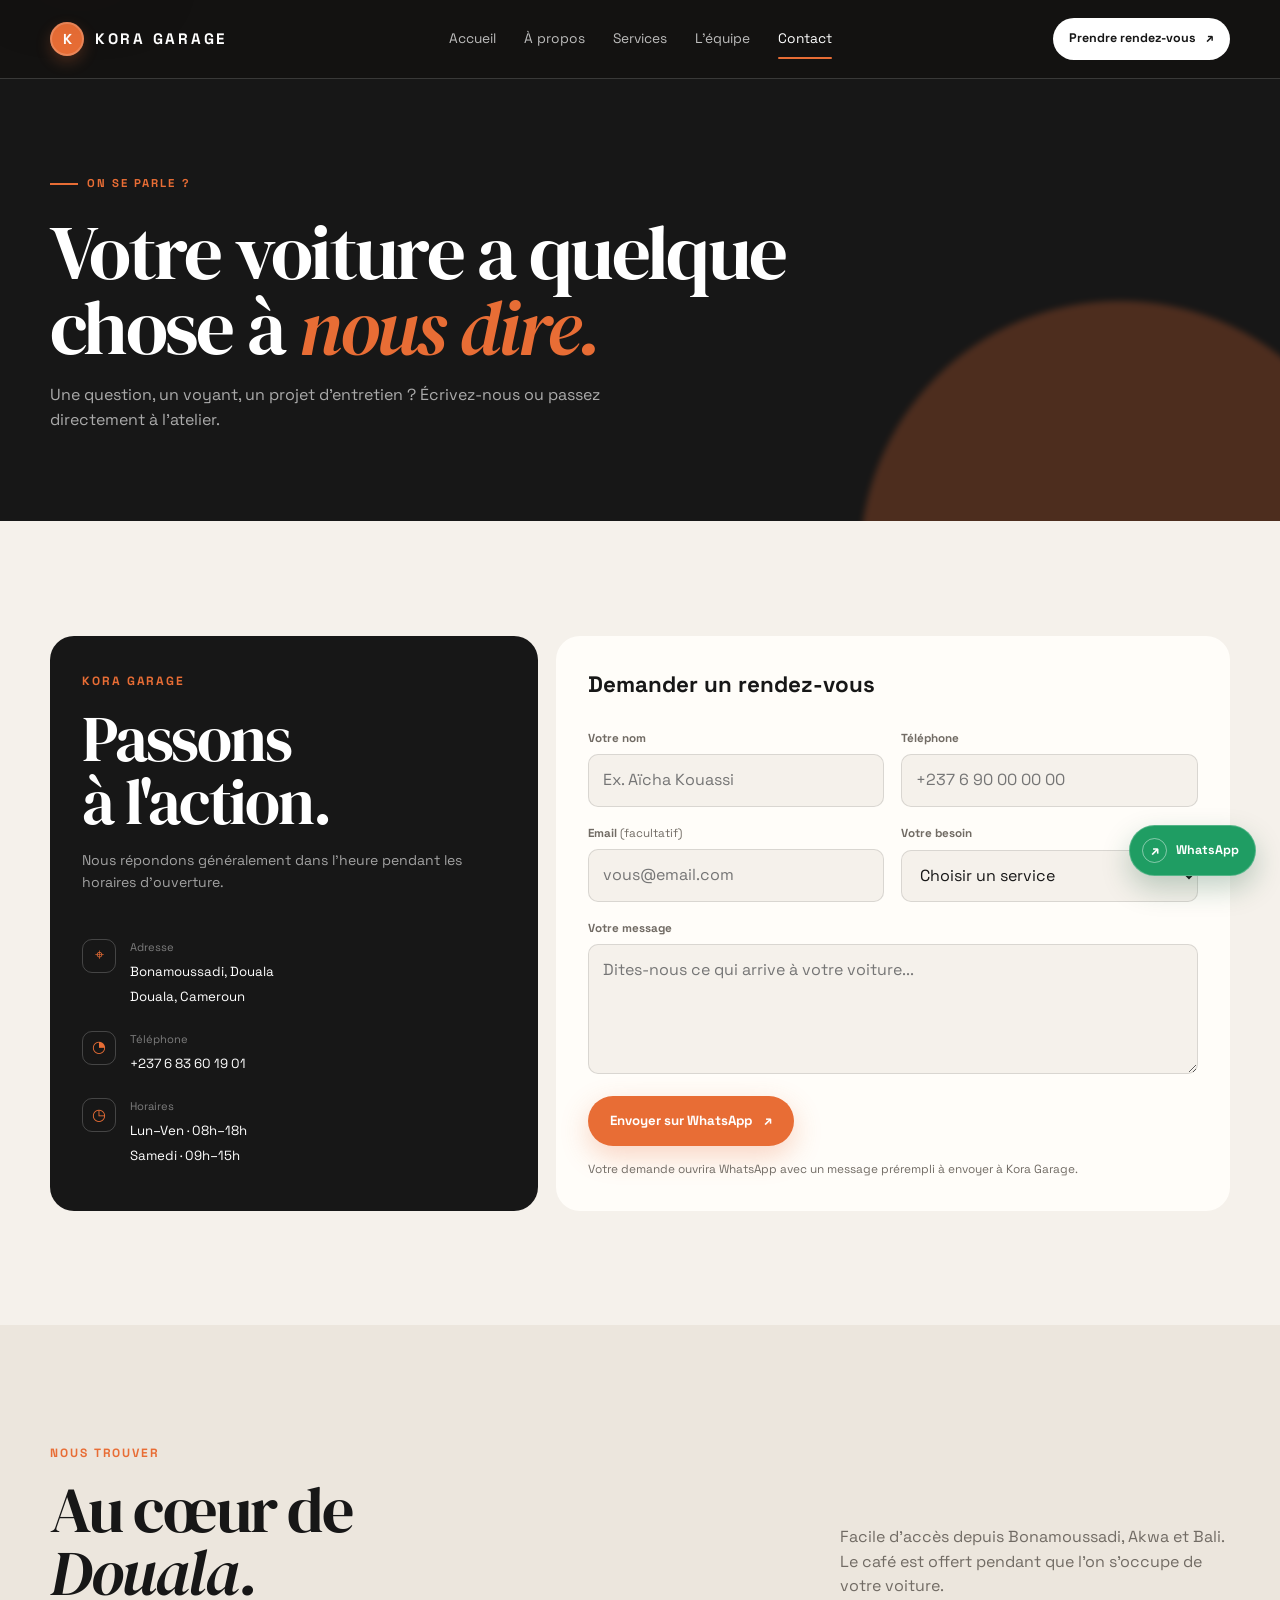
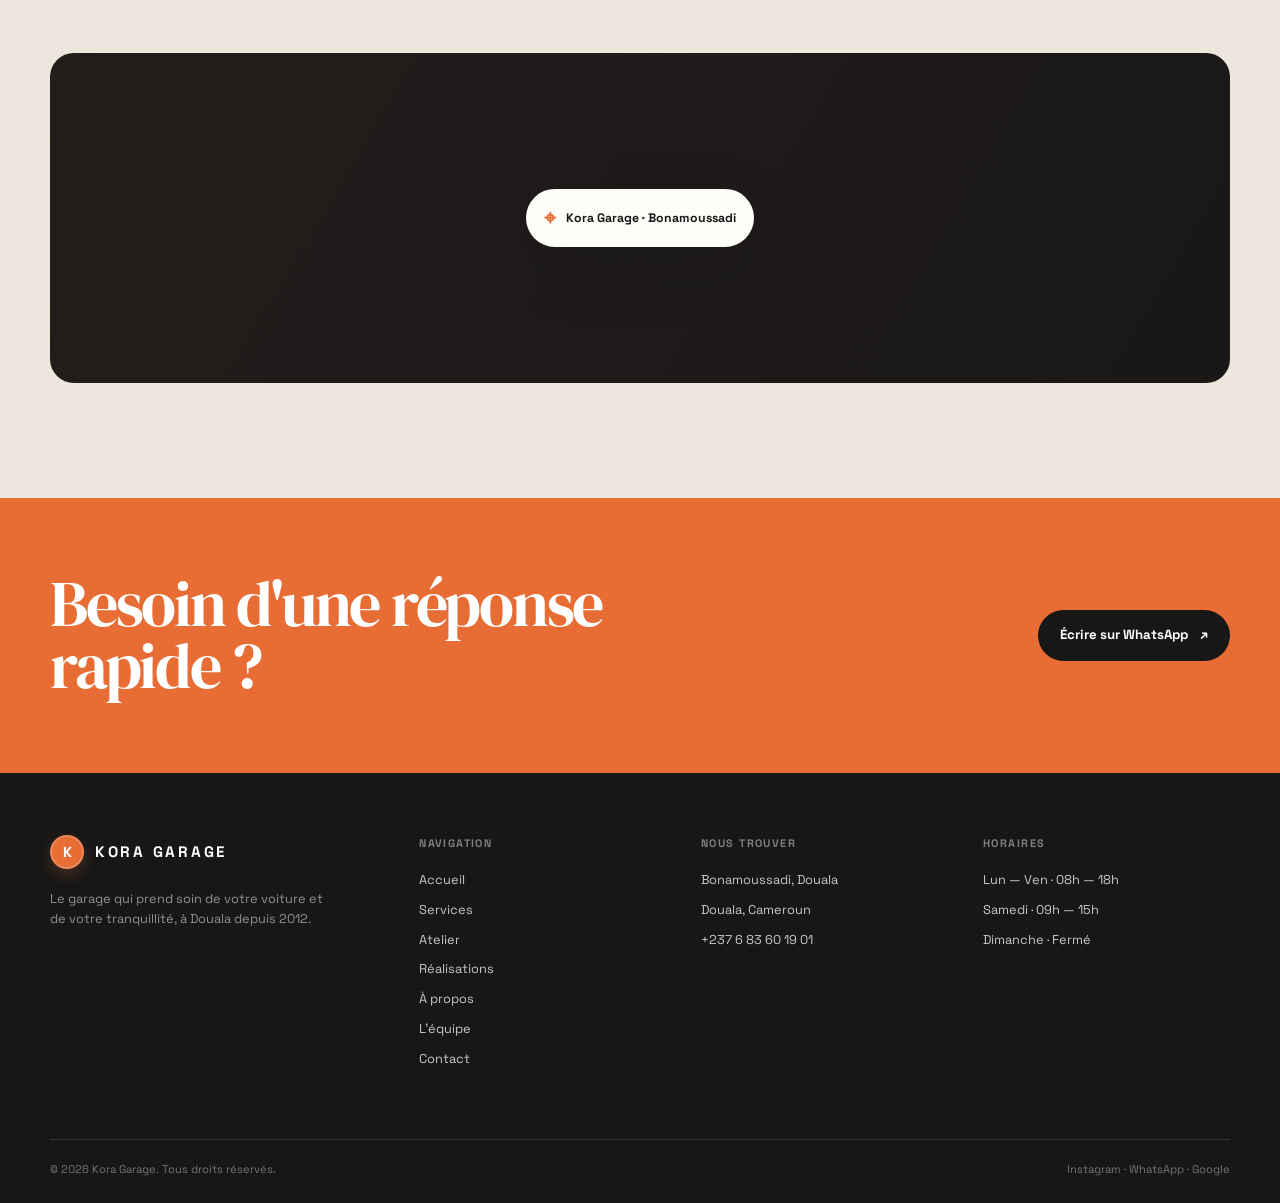
<file: contact.html>
<!doctype html><html lang="fr"><head><meta charset="UTF-8"><meta name="viewport" content="width=device-width, initial-scale=1.0"><meta name="description" content="Contactez Kora Garage à Douala pour un rendez-vous ou un diagnostic."><title>Contact — Kora Garage</title><link rel="icon" href="favicon.svg" type="image/svg+xml"><meta name="theme-color" content="#171717"><link rel="stylesheet" href="styles.css"></head><body data-page="contact">
  <a class="skip-link" href="#main-content">Aller au contenu</a>
  <header class="site-header"><div class="container nav-wrap"><a class="brand" href="index.html"><span class="brand-mark"><span>✦</span></span> KORA GARAGE</a><button type="button" class="menu-toggle" aria-label="Ouvrir le menu" aria-expanded="false" aria-controls="main-navigation">☰</button><nav id="main-navigation" class="nav-links" aria-label="Navigation principale"><a href="index.html" data-page="home">Accueil</a><a href="a-propos.html" data-page="about">À propos</a><a href="services.html" data-page="services">Services</a><a href="equipe.html" data-page="team">L'équipe</a><a href="contact.html" data-page="contact">Contact</a></nav><a href="contact.html" class="nav-cta">Prendre rendez-vous <span>↗</span></a></div></header>
  <main id="main-content"><section class="page-hero"><div class="container"><span class="eyebrow">On se parle ?</span><h1>Votre voiture a quelque chose à <span class="accent">nous dire.</span></h1><p>Une question, un voyant, un projet d'entretien ? Écrivez-nous ou passez directement à l'atelier.</p></div></section>
  <section class="section"><div class="container contact-layout"><aside class="contact-info reveal"><span class="kicker">Kora Garage</span><h2>Passons<br>à l'action.</h2><p>Nous répondons généralement dans l'heure pendant les horaires d'ouverture.</p><div class="contact-items"><div class="contact-item"><div class="contact-item-icon" aria-hidden="true">⌖</div><div><small>Adresse</small><span>Bonamoussadi, Douala<br>Douala, Cameroun</span></div></div><div class="contact-item"><div class="contact-item-icon" aria-hidden="true">◔</div><div><small>Téléphone</small><a href="tel:+237683601901">+237 6 83 60 19 01</a></div></div><div class="contact-item"><div class="contact-item-icon" aria-hidden="true">◷</div><div><small>Horaires</small><span>Lun–Ven · 08h–18h<br>Samedi · 09h–15h</span></div></div></div></aside><div class="contact-form reveal"><h3>Demander un rendez-vous</h3><form id="contact-form" aria-describedby="form-note"><div class="form-grid"><div class="field"><label for="name">Votre nom</label><input id="name" name="name" type="text" autocomplete="name" placeholder="Ex. Aïcha Kouassi" required></div><div class="field"><label for="phone">Téléphone</label><input id="phone" name="phone" type="tel" inputmode="tel" autocomplete="tel" placeholder="+237 6 90 00 00 00" required></div><div class="field"><label for="email">Email <span style="font-weight:400">(facultatif)</span></label><input id="email" name="email" type="email" autocomplete="email" placeholder="vous@email.com"></div><div class="field"><label for="service">Votre besoin</label><select id="service" name="service"><option value="" disabled selected>Choisir un service</option><option>Entretien & révision</option><option>Diagnostic électronique</option><option>Freinage & pneus</option><option>Climatisation</option><option>Autre</option></select></div><div class="field full"><label for="message">Votre message</label><textarea id="message" name="message" placeholder="Dites-nous ce qui arrive à votre voiture..."></textarea></div></div><button class="btn btn-primary" type="submit">Envoyer sur WhatsApp <span>↗</span></button><p class="form-note" id="form-note">Votre demande ouvrira WhatsApp avec un message prérempli à envoyer à Kora Garage.</p><p class="form-success" role="status" aria-live="polite">WhatsApp s'ouvre avec votre message. Il ne reste plus qu'à l'envoyer.</p></form></div></div></section>
  <section class="section section-cream"><div class="container"><div class="section-head reveal"><div><span class="kicker">Nous trouver</span><h2>Au cœur de<br><em>Douala.</em></h2></div><p>Facile d'accès depuis Bonamoussadi, Akwa et Bali. Le café est offert pendant que l'on s'occupe de votre voiture.</p></div><div class="map-box reveal"><span class="map-label">Kora Garage · Bonamoussadi</span></div></div></section><section class="cta-band"><div class="container"><h2>Besoin d'une réponse rapide ?</h2><a class="btn" href="https://wa.me/237683601901">Écrire sur WhatsApp <span>↗</span></a></div></section></main>
  <footer class="site-footer"><div class="container"><div class="footer-top"><div class="footer-brand"><a class="brand" href="index.html"><span class="brand-mark"><span>✦</span></span> KORA GARAGE</a><p>Le garage qui prend soin de votre voiture et de votre tranquillité, à Douala depuis 2012.</p></div><div class="footer-col"><h4>Navigation</h4><a href="index.html">Accueil</a><a href="services.html">Services</a><a href="atelier.html">Atelier</a><a href="realisations.html">Réalisations</a><a href="a-propos.html">À propos</a><a href="equipe.html">L'équipe</a><a href="contact.html">Contact</a></div><div class="footer-col"><h4>Nous trouver</h4><span>Bonamoussadi, Douala</span><span>Douala, Cameroun</span><a href="tel:+237683601901">+237 6 83 60 19 01</a></div><div class="footer-col"><h4>Horaires</h4><span>Lun — Ven · 08h — 18h</span><span>Samedi · 09h — 15h</span><span>Dimanche · Fermé</span></div></div><div class="footer-bottom"><span>© <span data-year></span> Kora Garage. Tous droits réservés.</span><span>Instagram · WhatsApp · Google</span></div></div></footer><script src="script.js"></script></body></html>
</file>
<file: styles.css>
@import url('https://fonts.googleapis.com/css2?family=DM+Serif+Display:ital@0;1&family=Space+Grotesk:wght@400;500;600;700&display=swap');

:root {
  --ink: #171717;
  --ink-2: #23201f;
  --muted: #716b64;
  --paper: #f5f1eb;
  --paper-2: #ece6dd;
  --white: #fffdf9;
  --orange: #e86d35;
  --orange-dark: #be4d20;
  --gold: #e2b35d;
  --line: rgba(23, 23, 23, .12);
  --shadow: 0 22px 65px rgba(27, 19, 13, .13);
  --radius: 24px;
}

* { box-sizing: border-box; }
html { scroll-behavior: smooth; scroll-padding-top: 95px; }
body {
  margin: 0;
  background: var(--paper);
  color: var(--ink);
  font-family: 'Space Grotesk', sans-serif;
  line-height: 1.55;
  overflow-x: hidden;
}
a { color: inherit; text-decoration: none; }
img { display: block; max-width: 100%; }
button, input, textarea, select { font: inherit; }
.skip-link { position: fixed; top: 14px; left: 14px; z-index: 40; transform: translateY(-180%); padding: 11px 15px; border-radius: 10px; background: var(--orange); color: #fff; font-size: .82rem; font-weight: 700; box-shadow: var(--shadow); transition: transform .2s ease; }
.skip-link:focus { transform: translateY(0); }
:where(a, button, input, textarea, select):focus-visible { outline: 3px solid var(--orange); outline-offset: 3px; }
.container { width: min(1180px, calc(100% - 48px)); margin: 0 auto; }

.site-header {
  position: fixed; z-index: 20; top: 0; left: 0; width: 100%;
  border-bottom: 1px solid rgba(255,255,255,.16);
  background: rgba(20, 18, 17, .84); backdrop-filter: blur(18px);
  color: #fff; transition: .3s ease;
}
.site-header.scrolled { background: rgba(20,18,17,.97); box-shadow: 0 12px 32px rgba(0,0,0,.16); }
.nav-wrap { min-height: 78px; display: flex; align-items: center; justify-content: space-between; gap: 28px; }
.brand { display: inline-flex; align-items: center; gap: 11px; font-size: .95rem; font-weight: 700; letter-spacing: .18em; white-space: nowrap; }
.brand-mark { display: grid; place-items: center; width: 34px; height: 34px; background: var(--orange); border-radius: 50%; font-size: 1.1rem; box-shadow: inset 0 0 0 2px rgba(255,255,255,.18), 0 6px 15px rgba(232,109,53,.24); }
.brand-mark .logo-k { transform: none; color: #fff; font-size: .9rem; font-weight: 700; letter-spacing: -.08em; }
.nav-links { display: flex; align-items: center; gap: 28px; font-size: .86rem; color: rgba(255,255,255,.72); }
.nav-links a { position: relative; padding: 27px 0; transition: color .25s ease; }
.nav-links a:hover, .nav-links a.active { color: #fff; }
.nav-links a.active::after { content: ''; position: absolute; bottom: 18px; left: 0; width: 100%; height: 2px; border-radius: 9px; background: var(--orange); }
.nav-cta { display: inline-flex; align-items: center; gap: 10px; padding: 11px 16px; border-radius: 99px; background: #fff; color: var(--ink); font-size: .78rem; font-weight: 700; }
.nav-cta:hover { background: var(--orange); color: #fff; }
.menu-toggle { display: none; border: 0; background: transparent; color: #fff; font-size: 1.5rem; }
.floating-contact { position: fixed; right: 24px; bottom: 24px; z-index: 16; display: inline-flex; align-items: center; gap: 9px; padding: 12px 16px 12px 12px; border: 1px solid rgba(255,255,255,.24); border-radius: 999px; background: #1f9d63; color: #fff; font-size: .78rem; font-weight: 700; box-shadow: 0 12px 28px rgba(17, 83, 53, .25); transition: transform .25s ease, background .25s ease; }
.floating-contact:hover { background: #168052; color: #fff; transform: translateY(-3px); }
.floating-contact-icon { display: grid; place-items: center; width: 25px; height: 25px; border: 1px solid rgba(255,255,255,.45); border-radius: 50%; font-size: .85rem; }

.hero { position: relative; background: var(--ink); color: #fff; overflow: hidden; }
.hero-home { min-height: max(720px, 100svh); display: flex; align-items: center; padding: 128px 0 108px; }
.hero-home::before { content: ''; position: absolute; inset: 0; z-index: 1; background: radial-gradient(circle at 78% 30%, rgba(232,109,53,.18), transparent 35%), linear-gradient(90deg, rgba(23,21,21,.72) 0%, rgba(23,21,21,.38) 44%, rgba(23,21,21,.08) 100%); pointer-events: none; }
.hero-home::after { display: none; }
.hero-home .container, .page-hero .container { position: relative; z-index: 2; }
.hero-home .container { display: grid; grid-template-columns: 1fr; align-items: end; gap: 70px; }
.hero-slides { position: absolute; inset: 0; z-index: 0; overflow: hidden; background: #151313 url('https://cdn.prod.website-files.com/6100488168b3515f68d87480/613622e7b8e40cef79d69a23_GAP-9.jpeg') center / cover no-repeat; }
.hero-slide { position: absolute; inset: 0; background: var(--hero-image) center / cover no-repeat; opacity: 0; transform: scale(1.045); transition: opacity 1.25s ease, transform 7s ease; filter: saturate(1.02) brightness(.9); will-change: opacity, transform; }
.hero-slide.is-active { opacity: 1; transform: scale(1); }
.hero-slider-controls { position: absolute; z-index: 3; right: max(24px, calc((100% - 1180px) / 2)); bottom: 36px; display: flex; align-items: center; gap: 14px; }
.hero-slider-arrow { display: grid; place-items: center; width: 36px; height: 36px; border: 1px solid rgba(255,255,255,.32); border-radius: 50%; background: rgba(23,21,21,.3); color: #fff; cursor: pointer; transition: background .25s ease, border .25s ease, transform .25s ease; }
.hero-slider-arrow:hover { border-color: var(--orange); background: var(--orange); transform: translateY(-2px); }
.hero-slider-dots { display: flex; align-items: center; gap: 7px; }
.hero-dot { width: 7px; height: 7px; padding: 0; border: 0; border-radius: 50%; background: rgba(255,255,255,.42); cursor: pointer; transition: width .3s ease, border-radius .3s ease, background .3s ease; }
.hero-dot.is-active { width: 26px; border-radius: 99px; background: var(--orange); }
.eyebrow { display: inline-flex; align-items: center; gap: 9px; color: var(--orange); font-size: .71rem; text-transform: uppercase; letter-spacing: .18em; font-weight: 700; }
.eyebrow::before { content: ''; width: 28px; height: 2px; background: currentColor; }
h1, h2, h3, p { margin-top: 0; }
h1, h2, .display { font-family: 'DM Serif Display', serif; font-weight: 400; line-height: .98; letter-spacing: -.035em; }
.hero h1 { max-width: 720px; margin: 23px 0 28px; font-size: clamp(3.8rem, 7vw, 7.3rem); }
.accent { color: var(--orange); font-style: italic; }
.hero-copy { max-width: 540px; color: rgba(255,255,255,.7); font-size: 1.05rem; }
.hero-actions { display: flex; flex-wrap: wrap; align-items: center; gap: 15px; margin-top: 35px; }
.btn { display: inline-flex; justify-content: center; align-items: center; gap: 12px; border: 1px solid transparent; padding: 14px 21px; border-radius: 999px; font-size: .83rem; font-weight: 700; cursor: pointer; transition: transform .25s ease, background .25s ease, border .25s ease; }
.btn:hover { transform: translateY(-3px); }
.btn-primary { background: var(--orange); color: #fff; box-shadow: 0 10px 28px rgba(232,109,53,.28); }
.btn-primary:hover { background: #f08049; }
.btn-light { background: rgba(255,255,255,.08); color: #fff; border-color: rgba(255,255,255,.26); }
.btn-light:hover { background: rgba(255,255,255,.16); }
.btn-dark { background: var(--ink); color: #fff; }
.btn-outline { border-color: var(--line); background: transparent; }
.btn-outline:hover { border-color: var(--ink); }
.hero-note { align-self: center; justify-self: end; width: min(100%, 320px); padding: 19px; border: 1px solid rgba(255,255,255,.25); border-radius: 18px; background: rgba(23,21,21,.35); backdrop-filter: blur(8px); animation: float 5s ease-in-out infinite; }
.hero-note-top { display: flex; justify-content: space-between; align-items: center; margin-bottom: 24px; font-size: .72rem; color: rgba(255,255,255,.65); }
.rating { color: var(--gold); letter-spacing: .12em; }
.hero-note strong { display: block; font-size: 1.15rem; }
.hero-note p { margin: 8px 0 0; color: rgba(255,255,255,.62); font-size: .78rem; }
.scroll-cue { position: absolute; bottom: 39px; left: 50%; z-index: 2; color: rgba(255,255,255,.56); font-size: .67rem; letter-spacing: .16em; text-transform: uppercase; writing-mode: vertical-rl; }

.page-hero { padding: 168px 0 88px; background: var(--ink); color: #fff; position: relative; overflow: hidden; }
.page-hero::after { content: ''; position: absolute; width: 520px; height: 520px; right: -100px; bottom: -300px; border-radius: 50%; background: var(--orange); opacity: .26; filter: blur(3px); }
.page-hero h1 { margin: 22px 0 18px; max-width: 760px; font-size: clamp(3.2rem, 6vw, 6.4rem); }
.page-hero p { max-width: 610px; margin-bottom: 0; color: rgba(255,255,255,.64); font-size: 1rem; }

.section { padding: 115px 0; }
.section-tight { padding: 75px 0; }
.section-dark { background: var(--ink); color: #fff; }
.section-cream { background: var(--paper-2); }
.section-head { display: flex; justify-content: space-between; align-items: end; gap: 35px; margin-bottom: 48px; }
.section-head h2 { max-width: 630px; margin: 14px 0 0; font-size: clamp(2.8rem, 5vw, 4.8rem); }
.section-head p { max-width: 390px; color: var(--muted); margin-bottom: 5px; }
.section-dark .section-head p { color: rgba(255,255,255,.58); }
.kicker { color: var(--orange); font-weight: 700; font-size: .75rem; letter-spacing: .16em; text-transform: uppercase; }

.stats-row { display: grid; grid-template-columns: repeat(4, 1fr); border-top: 1px solid var(--line); border-bottom: 1px solid var(--line); }
.stat { padding: 25px 18px 24px 0; border-right: 1px solid var(--line); }
.stat:not(:first-child) { padding-left: 28px; }
.stat:last-child { border-right: 0; }
.stat strong { display: block; font-family: 'DM Serif Display', serif; font-size: 3.25rem; font-weight: 400; line-height: 1; }
.stat span { color: var(--muted); font-size: .77rem; }
.section-dark .stat span { color: rgba(255,255,255,.55); }

.service-grid { display: grid; grid-template-columns: repeat(3, 1fr); gap: 15px; }
.service-card { min-height: 270px; display: flex; flex-direction: column; justify-content: space-between; padding: 27px; border-radius: var(--radius); background: #fffdf9; border: 1px solid rgba(23,23,23,.08); transition: transform .35s ease, box-shadow .35s ease, background .35s ease, border-color .35s ease; }
.service-card:hover { transform: translateY(-8px); background: var(--ink); color: #fff; box-shadow: var(--shadow); }
.service-card:hover p, .service-card:hover .service-index { color: rgba(255,255,255,.55); }
.service-index { color: var(--orange); font-size: .73rem; font-weight: 700; }
.service-icon { display: grid; place-items: center; width: 58px; height: 58px; margin-top: 22px; border: 1px solid rgba(232,109,53,.24); border-radius: 18px; color: var(--orange); background: rgba(232,109,53,.07); transition: transform .45s cubic-bezier(.2,.8,.2,1), color .35s ease, background .35s ease, border-color .35s ease; }
.service-icon svg { width: 31px; height: 31px; fill: none; stroke: currentColor; stroke-linecap: round; stroke-linejoin: round; stroke-width: 1.7; }
.service-card:hover .service-icon { transform: rotate(-8deg) scale(1.08); color: #fff; border-color: rgba(255,255,255,.28); background: rgba(232,109,53,.2); }
.service-card.is-visible .service-icon { animation: service-icon-in .65s .18s cubic-bezier(.2,.8,.2,1) both; }
.service-card h3 { margin: 26px 0 9px; font-size: 1.35rem; }
.service-card p { color: var(--muted); font-size: .85rem; max-width: 280px; margin: 0; transition: color .35s ease; }
.service-link { align-self: flex-start; margin-top: 24px; font-size: .76rem; font-weight: 700; }
.service-grid--legacy { display: none; }
.service-grid--visual .service-card { min-height: 405px; padding: 0; overflow: hidden; }
.service-card-media { position: relative; height: 185px; overflow: hidden; background: #e7dfd4; }
.service-card-media::after { content: ''; position: absolute; inset: 0; background: linear-gradient(180deg, rgba(23,21,21,.02), rgba(23,21,21,.2)); pointer-events: none; transition: background .35s ease; }
.service-card-media img { display: block; width: 100%; height: 100%; object-fit: cover; transition: transform .65s cubic-bezier(.2,.8,.2,1); }
.service-card-content { flex: 1; padding: 22px 25px 0; }
.service-grid--visual .service-card h3 { margin: 13px 0 9px; }
.service-grid--visual .service-card p { max-width: none; }
.service-grid--visual .service-link { margin: 20px 25px 24px; }
.service-grid--visual .service-card:nth-child(-n+4) .service-index { display: none; }
.service-grid--visual .service-card:hover .service-card-media img { transform: scale(1.07); }
.service-grid--visual .service-card:hover .service-card-media::after { background: linear-gradient(180deg, rgba(23,21,21,.08), rgba(23,21,21,.36)); }

.split { display: grid; grid-template-columns: minmax(0, .93fr) minmax(0, 1.07fr); align-items: center; gap: clamp(45px, 8vw, 110px); }
.split.reverse { grid-template-columns: minmax(0, 1.07fr) minmax(0, .93fr); }
.split-image { position: relative; }
.split-image > img { width: 100%; height: 570px; object-fit: cover; border-radius: 24px; }
.split-image .image-tag { position: absolute; bottom: 24px; right: -17px; padding: 17px 18px; border-radius: 14px; background: var(--orange); color: #fff; box-shadow: 0 10px 25px rgba(190,77,32,.28); font-size: .75rem; font-weight: 700; }
.split-copy h2 { max-width: 580px; margin: 15px 0 21px; font-size: clamp(2.9rem, 5vw, 5rem); }
.split-copy > p { max-width: 520px; color: var(--muted); }
.check-list { display: grid; gap: 15px; margin: 28px 0 0; padding: 0; list-style: none; }
.check-list li { display: flex; align-items: center; gap: 13px; font-size: .88rem; font-weight: 600; }
.check-list li::before { content: '✓'; display: grid; place-items: center; width: 22px; height: 22px; border-radius: 50%; background: rgba(232,109,53,.15); color: var(--orange); font-size: .75rem; }

.process-grid { display: grid; grid-template-columns: repeat(4, 1fr); gap: 0; border-top: 1px solid rgba(255,255,255,.17); }
.process-step { padding: 29px 25px 25px 0; border-right: 1px solid rgba(255,255,255,.17); }
.process-step:not(:first-child) { padding-left: 25px; }
.process-step:last-child { border-right: 0; }
.process-no { color: var(--orange); font-size: .72rem; font-weight: 700; letter-spacing: .12em; }
.process-step h3 { margin: 35px 0 9px; font-size: 1.12rem; }
.process-step p { margin: 0; color: rgba(255,255,255,.57); font-size: .83rem; }

.quote-grid { display: grid; grid-template-columns: 1.1fr .9fr; gap: 16px; }
.quote-card { min-height: 340px; padding: 36px; background: var(--orange); color: #fff; border-radius: var(--radius); display: flex; flex-direction: column; justify-content: space-between; }
.quote-card blockquote { margin: 0; max-width: 700px; font-family: 'DM Serif Display', serif; font-size: clamp(2rem, 4vw, 3.2rem); line-height: 1.05; }
.quote-card footer { display: flex; align-items: center; gap: 12px; font-size: .78rem; }
.avatar { width: 39px; height: 39px; border-radius: 50%; object-fit: cover; }
.quote-side { padding: 34px; background: var(--ink); color: #fff; border-radius: var(--radius); display: flex; flex-direction: column; justify-content: space-between; }
.quote-side p { color: rgba(255,255,255,.6); font-size: .87rem; }
.quote-side h3 { margin: 0; font-family: 'DM Serif Display', serif; font-weight: 400; font-size: 2.2rem; line-height: 1; }
.testimonials-layout { display: grid; grid-template-columns: 1.1fr .9fr; gap: 16px; }
.testimonial-slider { min-width: 0; }
.testimonial-viewport { position: relative; min-height: 350px; overflow: hidden; border-radius: var(--radius); background: var(--orange); color: #fff; }
.testimonial-slide { position: absolute; inset: 0; display: flex; flex-direction: column; justify-content: space-between; padding: 36px; opacity: 0; transform: translateX(22px); pointer-events: none; transition: opacity .55s ease, transform .55s ease; }
.testimonial-slide.is-active { opacity: 1; transform: translateX(0); pointer-events: auto; }
.testimonial-slide blockquote { margin: 0; max-width: 700px; font-family: 'DM Serif Display', serif; font-size: clamp(2rem, 4vw, 3.2rem); line-height: 1.05; }
.testimonial-slide footer { display: flex; align-items: center; gap: 12px; font-size: .78rem; }
.testimonial-slide footer span { display: grid; gap: 3px; }
.testimonial-slide footer strong { font-size: .82rem; }
.testimonial-slide footer small { color: rgba(255,255,255,.72); font-size: .75rem; }
.testimonial-controls { display: flex; align-items: center; justify-content: space-between; gap: 15px; margin-top: 17px; }
.testimonial-arrow { display: grid; place-items: center; width: 36px; height: 36px; border: 1px solid rgba(23,23,23,.18); border-radius: 50%; background: transparent; color: var(--ink); cursor: pointer; transition: background .25s ease, color .25s ease, transform .25s ease; }
.testimonial-arrow:hover { background: var(--ink); color: #fff; transform: translateY(-2px); }
.testimonial-dots { display: flex; align-items: center; gap: 7px; }
.testimonial-dot { width: 7px; height: 7px; padding: 0; border: 0; border-radius: 50%; background: rgba(23,23,23,.25); cursor: pointer; transition: width .3s ease, border-radius .3s ease, background .3s ease; }
.testimonial-dot.is-active { width: 26px; border-radius: 99px; background: var(--orange); }
.review-panel { display: flex; flex-direction: column; justify-content: space-between; gap: 25px; padding: 34px; border-radius: var(--radius); background: var(--ink); color: #fff; }
.review-panel > div { display: grid; gap: 13px; }
.review-panel > div .rating { color: var(--orange); letter-spacing: .12em; }
.review-panel > div strong { font-family: 'DM Serif Display', serif; font-size: 2.3rem; font-weight: 400; }
.review-panel > div p { max-width: 240px; color: rgba(255,255,255,.62); font-size: .87rem; }
.review-panel > .btn { align-self: flex-start; }
.review-form { display: grid; gap: 13px; }
.review-form label { display: grid; gap: 7px; color: rgba(255,255,255,.72); font-size: .74rem; font-weight: 700; }
.review-form input, .review-form select, .review-form textarea { width: 100%; border: 1px solid rgba(255,255,255,.2); border-radius: 10px; background: rgba(255,255,255,.08); color: #fff; padding: 11px 12px; font: inherit; font-size: .82rem; outline: none; }
.review-form select option { color: var(--ink); }
.review-form textarea { resize: vertical; min-height: 86px; }
.review-form input:focus, .review-form select:focus, .review-form textarea:focus { border-color: var(--orange); box-shadow: 0 0 0 3px rgba(232,109,53,.18); }
.review-form .btn { justify-self: start; margin-top: 4px; }
.review-success { margin: 0; color: #8cdda9; font-size: .76rem; line-height: 1.4; }
[hidden] { display: none !important; }

.gallery-grid { display: grid; grid-template-columns: 1.1fr .9fr .9fr; grid-template-rows: 260px 260px; gap: 14px; }
.gallery-grid img { width: 100%; height: 100%; object-fit: cover; border-radius: 19px; filter: saturate(.78); transition: filter .3s ease, transform .3s ease; }
.gallery-grid img:hover { filter: saturate(1.1); transform: scale(1.02); }
.gallery-grid img:first-child { grid-row: span 2; }

.team-grid { display: grid; grid-template-columns: repeat(3, 1fr); gap: 15px; }
.team-card { background: #fffdf9; border-radius: var(--radius); overflow: hidden; }
.team-card img { width: 100%; height: 355px; object-fit: cover; filter: saturate(.86); }
.team-meta { padding: 22px 23px 24px; }
.team-meta h3 { margin: 0 0 3px; font-size: 1.16rem; }
.team-meta p { margin: 0; color: var(--muted); font-size: .78rem; }
.team-social { display: flex; gap: 10px; margin-top: 18px; color: var(--orange); font-size: .78rem; font-weight: 700; }

.values-grid { display: grid; grid-template-columns: repeat(3, 1fr); gap: 15px; }
.value-card { padding: 30px; border: 1px solid var(--line); border-radius: var(--radius); }
.value-card strong { display: block; color: var(--orange); font-size: 2rem; margin-bottom: 32px; }
.value-card h3 { margin-bottom: 8px; font-size: 1.13rem; }
.value-card p { margin: 0; color: var(--muted); font-size: .84rem; }

.timeline { position: relative; display: grid; gap: 28px; max-width: 780px; margin: 20px auto 0; }
.timeline::before { content: ''; position: absolute; left: 56px; top: 13px; bottom: 13px; width: 1px; background: var(--line); }
.timeline-item { position: relative; display: grid; grid-template-columns: 112px 1fr; gap: 25px; }
.timeline-year { color: var(--orange); font-weight: 700; font-size: .88rem; }
.timeline-item h3 { margin: 0 0 6px; font-size: 1.1rem; }
.timeline-item p { margin: 0; color: var(--muted); font-size: .85rem; }

.contact-layout { display: grid; grid-template-columns: .84fr 1.16fr; gap: 18px; align-items: stretch; }
.contact-info { padding: 32px; border-radius: var(--radius); background: var(--ink); color: #fff; }
.contact-info h2 { margin: 15px 0 17px; font-size: clamp(2.8rem, 5vw, 4.5rem); }
.contact-info > p { color: rgba(255,255,255,.6); font-size: .88rem; }
.contact-items { display: grid; gap: 22px; margin-top: 45px; }
.contact-item { display: flex; gap: 14px; align-items: flex-start; }
.contact-item-icon { width: 34px; height: 34px; display: grid; place-items: center; flex: 0 0 auto; border: 1px solid rgba(255,255,255,.2); border-radius: 10px; color: var(--orange); }
.contact-item small { display: block; color: rgba(255,255,255,.44); margin-bottom: 3px; font-size: .7rem; }
.contact-item span, .contact-item a { font-size: .83rem; }
.contact-item a:hover { color: var(--orange); }
.contact-form { padding: 32px; background: #fffdf9; border-radius: var(--radius); }
.contact-form h3 { margin: 0 0 26px; font-size: 1.4rem; }
.contact-form > form > .btn { margin-top: 22px; }
.form-grid { display: grid; grid-template-columns: repeat(2, 1fr); gap: 17px; }
.field { display: grid; gap: 7px; }
.field.full { grid-column: 1 / -1; }
.field label { color: var(--muted); font-size: .73rem; font-weight: 700; }
.field input, .field textarea, .field select { width: 100%; border: 1px solid var(--line); border-radius: 10px; background: var(--paper); padding: 13px 14px; color: var(--ink); outline: 0; }
.field input:focus, .field textarea:focus, .field select:focus { border-color: var(--orange); box-shadow: 0 0 0 3px rgba(232,109,53,.12); }
.field textarea { resize: vertical; min-height: 130px; }
.form-note { margin: 14px 0 0; color: var(--muted); font-size: .74rem; }
.form-success { display: none; margin-top: 16px; color: #388a5d; font-size: .8rem; font-weight: 600; }
.form-success.show { display: block; }
.map-box { min-height: 330px; position: relative; overflow: hidden; border-radius: var(--radius); background: #292522; background-image: linear-gradient(120deg, rgba(23,21,21,.42), rgba(23,21,21,.86)), url('https://cdn.prod.website-files.com/6100488168b3515f68d87480/613622e7b8e40cef79d69a23_GAP-9.jpeg'); background-size: cover; background-position: center; }
.map-label { position: absolute; left: 50%; top: 50%; transform: translate(-50%, -50%); display: inline-flex; align-items: center; gap: 10px; padding: 13px 18px; border-radius: 99px; background: #fffdf9; color: var(--ink); font-size: .77rem; font-weight: 700; box-shadow: var(--shadow); }
.map-label::before { content: '⌖'; color: var(--orange); font-size: 1.3rem; }

.faq-list { max-width: 790px; margin: auto; }
.faq-item { border-top: 1px solid var(--line); }
.faq-item:last-child { border-bottom: 1px solid var(--line); }
.faq-question { display: flex; justify-content: space-between; gap: 18px; width: 100%; padding: 21px 0; border: 0; background: none; color: inherit; text-align: left; cursor: pointer; font-size: 1rem; font-weight: 700; }
.faq-question span:last-child { color: var(--orange); font-size: 1.3rem; transition: transform .3s ease; }
.faq-answer { display: grid; grid-template-rows: 0fr; transition: grid-template-rows .35s ease; }
.faq-answer > div { overflow: hidden; }
.faq-answer p { color: var(--muted); font-size: .85rem; padding-bottom: 0; margin: 0; }
.faq-item.open .faq-answer { grid-template-rows: 1fr; }
.faq-item.open .faq-answer p { padding-bottom: 22px; }
.faq-item.open .faq-question span:last-child { transform: rotate(45deg); }

.cta-band { padding: 75px 0; background: var(--orange); color: #fff; }
.cta-band .container { display: flex; justify-content: space-between; align-items: center; gap: 30px; }
.cta-band h2 { max-width: 650px; margin: 0; font-size: clamp(2.7rem, 5vw, 5rem); }
.cta-band .btn { background: var(--ink); color: #fff; }

.site-footer { padding: 62px 0 25px; background: var(--ink); color: #fff; }
.footer-top { display: grid; grid-template-columns: 1.15fr .85fr .85fr .85fr; gap: 35px; padding-bottom: 60px; }
.footer-brand { max-width: 280px; }
.footer-brand p { color: rgba(255,255,255,.52); font-size: .8rem; margin-top: 20px; }
.footer-col h4 { margin: 0 0 18px; color: rgba(255,255,255,.45); font-size: .68rem; letter-spacing: .13em; text-transform: uppercase; }
.footer-col a, .footer-col span { display: block; margin: 10px 0; color: rgba(255,255,255,.76); font-size: .8rem; transition: color .25s ease, transform .25s ease; }
.footer-col a[href^="tel:"]:hover { color: var(--orange); transform: translateX(3px); }
.footer-bottom { display: flex; justify-content: space-between; gap: 20px; border-top: 1px solid rgba(255,255,255,.12); padding-top: 21px; color: rgba(255,255,255,.4); font-size: .7rem; }

.reveal { opacity: 0; transform: translateY(22px); will-change: opacity, transform; transition: opacity .75s ease, transform .75s ease, box-shadow .35s ease, background .35s ease, border-color .35s ease; }
.reveal.is-visible { opacity: 1; transform: translateY(0); }
.service-grid .service-card:nth-child(2) { transition-delay: .08s; }
.service-grid .service-card:nth-child(3) { transition-delay: .16s; }
.service-grid .service-card:nth-child(4) { transition-delay: .24s; }
.service-grid .service-card:nth-child(5) { transition-delay: .32s; }
.service-grid .service-card:nth-child(6) { transition-delay: .4s; }
@media (prefers-reduced-motion: reduce) {
  *, *::before, *::after { scroll-behavior: auto !important; animation-duration: .01ms !important; animation-iteration-count: 1 !important; transition-duration: .01ms !important; }
  .reveal { opacity: 1; transform: none; }
}
@keyframes service-icon-in { from { opacity: 0; transform: translateY(9px) scale(.72) rotate(-12deg); } to { opacity: 1; transform: translateY(0) scale(1) rotate(0); } }
@keyframes float { 0%,100% { transform: translateY(0); } 50% { transform: translateY(-9px); } }

@media (max-width: 900px) {
  body.menu-open { overflow: hidden; }
  .nav-cta { display: none; }
  .nav-links { position: absolute; top: 78px; left: 24px; right: 24px; display: none; flex-direction: column; align-items: flex-start; gap: 0; padding: 12px 20px 16px; border: 1px solid rgba(255,255,255,.17); border-radius: 16px; background: rgba(23,21,21,.98); }
  .nav-links.open { display: flex; }
  .nav-links a { width: 100%; padding: 12px 0; }
  .nav-links a.active::after { bottom: 3px; }
  .menu-toggle { display: block; }
  .hero-home { min-height: max(700px, 100svh); padding: 120px 0 100px; }
  .hero-home .container { grid-template-columns: 1fr; gap: 35px; }
  .hero-note { justify-self: start; }
  .service-grid { grid-template-columns: repeat(2, 1fr); }
  .split, .split.reverse { grid-template-columns: 1fr; gap: 45px; }
  .split.reverse .split-image { order: -1; }
  .split-image > img { height: 440px; }
  .quote-grid { grid-template-columns: 1fr; }
  .testimonials-layout { grid-template-columns: 1fr; }
  .contact-layout { grid-template-columns: 1fr; }
  .footer-top { grid-template-columns: repeat(2, 1fr); }
}
@media (max-width: 620px) {
  .container { width: min(100% - 34px, 1180px); }
  .nav-wrap { min-height: 70px; }
  .nav-links { top: 70px; left: 17px; right: 17px; }
  .hero-home { min-height: max(680px, 100svh); padding: 110px 0 88px; }
  .hero h1 { font-size: clamp(3.2rem, 16vw, 5.3rem); }
  .hero-copy { font-size: .91rem; }
  .scroll-cue { display: none; }
  .hero-slider-controls { right: 17px; bottom: 24px; }
  .floating-contact { right: 17px; bottom: 17px; padding: 11px; }
  .floating-contact > span:last-child { display: none; }
  .page-hero { padding: 130px 0 65px; }
  .page-hero h1 { font-size: clamp(3.2rem, 15vw, 5rem); }
  .section { padding: 78px 0; }
  .section-head { display: block; margin-bottom: 30px; }
  .section-head p { margin-top: 17px; }
  .stats-row { grid-template-columns: repeat(2, 1fr); }
  .stat { padding: 20px 8px 20px 0 !important; }
  .stat:nth-child(2) { border-right: 0; padding-left: 18px !important; }
  .stat:nth-child(3), .stat:nth-child(4) { border-top: 1px solid var(--line); }
  .stat:nth-child(4) { padding-left: 18px !important; border-right: 0; }
  .stat strong { font-size: 2.55rem; }
  .service-grid, .team-grid, .values-grid { grid-template-columns: 1fr; }
  .service-card { min-height: 240px; }
  .service-grid--visual .service-card { min-height: 390px; }
  .service-card-media { height: 180px; }
  .split-image > img { height: 360px; }
  .split-image .image-tag { right: 12px; }
  .process-grid { grid-template-columns: 1fr 1fr; }
  .process-step { padding: 22px 15px 22px 0; border-bottom: 1px solid rgba(255,255,255,.17); }
  .process-step:not(:first-child) { padding-left: 15px; }
  .process-step:nth-child(2) { border-right: 0; }
  .process-step:nth-child(3), .process-step:nth-child(4) { border-bottom: 0; }
  .process-step h3 { margin-top: 21px; }
  .quote-card, .quote-side { min-height: 285px; padding: 27px; }
  .testimonial-viewport { min-height: 315px; }
  .testimonial-slide { padding: 27px; }
  .review-panel { padding: 27px; }
  .gallery-grid { grid-template-columns: 1fr 1fr; grid-template-rows: 185px 185px; }
  .gallery-grid img:first-child { grid-row: span 2; }
  .form-grid { grid-template-columns: 1fr; }
  .field.full { grid-column: auto; }
  .contact-info, .contact-form { padding: 25px; }
  .cta-band .container { display: block; }
  .cta-band .btn { margin-top: 26px; }
  .footer-top { grid-template-columns: 1fr 1fr; gap: 30px 16px; }
  .footer-brand { grid-column: 1 / -1; }
  .footer-bottom { display: block; }
  .footer-bottom span { display: block; margin-top: 8px; }
}
</file>
